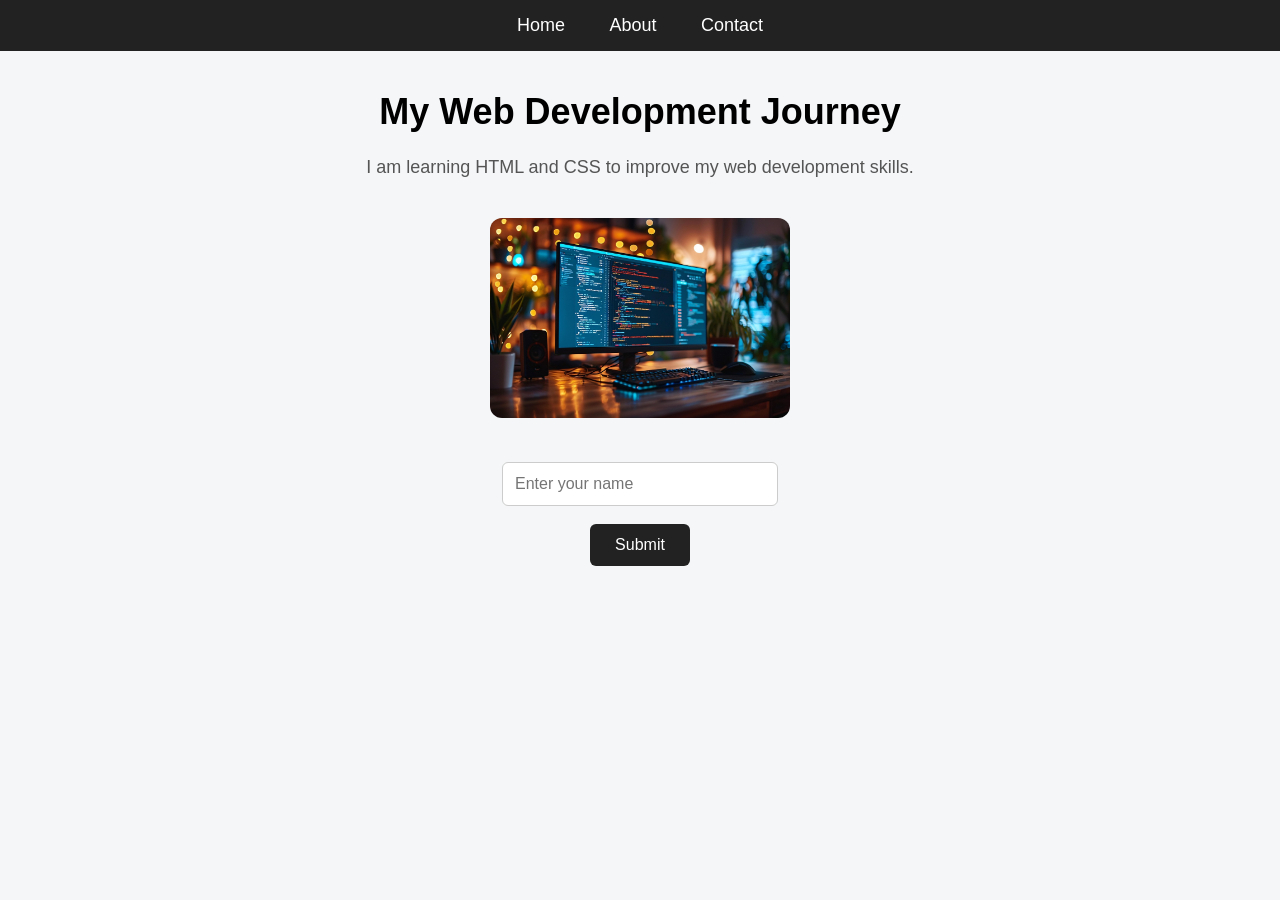
<file: Level-1/task_1/index.html>
<!DOCTYPE html>
<html lang="en">

<head>
    <meta charset="UTF-8">
    <meta name="viewport" content="width=device-width, initial-scale=1.0">

    <title>My Web Development Journey</title>

    <!-- CSS File -->
    <link rel="stylesheet" href="style.css">
</head>

<body>

    <!-- Navigation Menu -->
    <nav>
        <a href="#">Home</a>
        <a href="#">About</a>
        <a href="#">Contact</a>
    </nav>

    <!-- Main Content -->
    <main>

        <!-- Heading -->
        <h1>My Web Development Journey</h1>

        <!-- Paragraph -->
        <p>
            I am learning HTML and CSS to improve my web development skills.
        </p>

        <!-- Image -->
        <img src="image.jpeg" alt="Web Development">

        <!-- Form -->
        <form>
            <input
                type="text"
                name="name"
                placeholder="Enter your name"
                required
            >

            <br><br>

            <button type="submit">Submit</button>
        </form>

    </main>

</body>

</html>
</file>
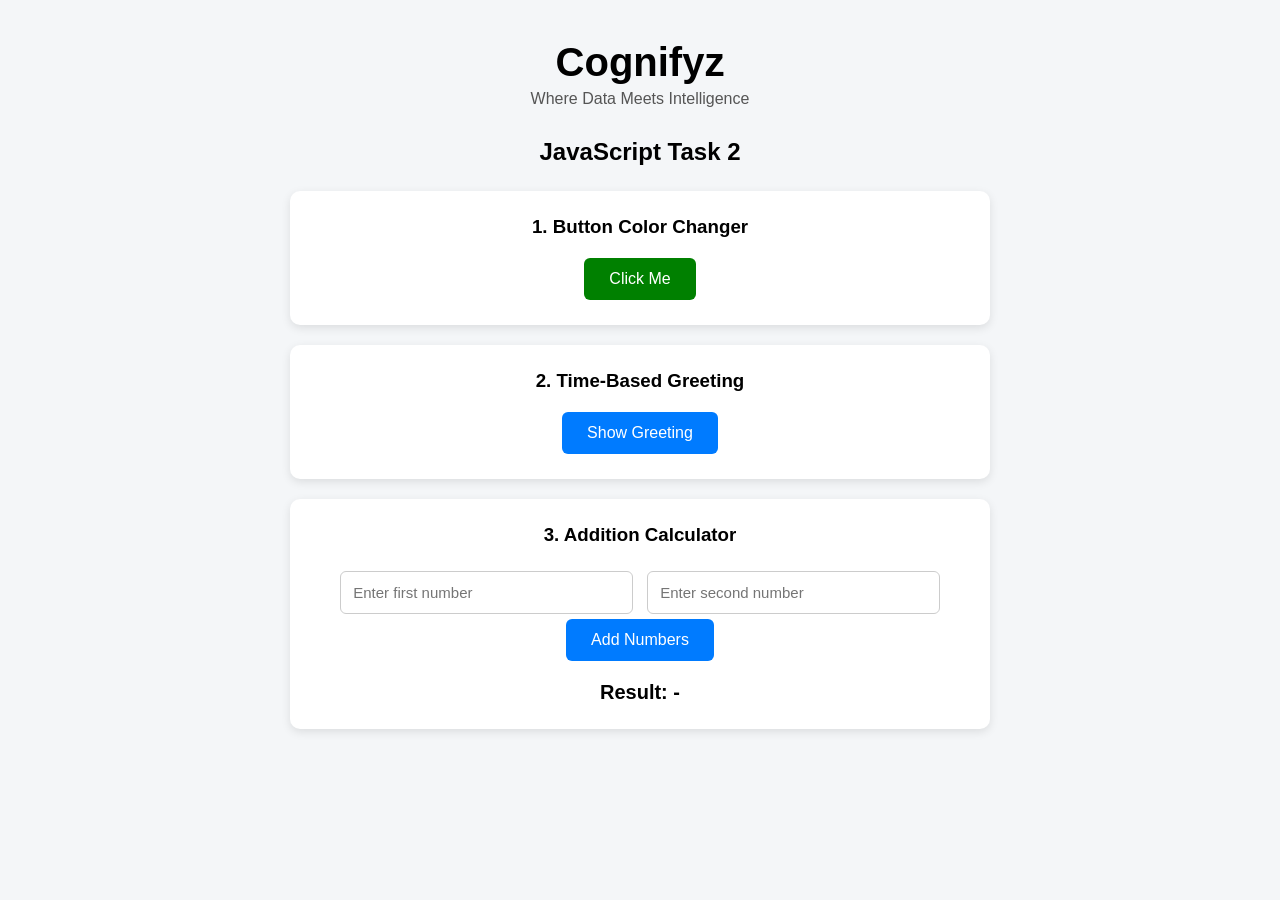
<file: Level-1/task_2/index.html>
<!DOCTYPE html>
<html lang="en">
<head>
    <meta charset="UTF-8">
    <meta name="viewport" content="width=device-width, initial-scale=1.0">

    <title>Cognifyz - JavaScript Task 2</title>

    <link rel="stylesheet" href="style.css">
</head>

<body>

    <div class="container">

        <h1>Cognifyz</h1>
        <p class="subtitle">Where Data Meets Intelligence</p>

        <h2>JavaScript Task 2</h2>

        <!-- Task 1: Button Color Change -->
        <section class="card">
            <h3>1. Button Color Changer</h3>

            <button id="colorButton" onclick="changeColor()">
                Click Me
            </button>
        </section>


        <!-- Task 2: Greeting -->
        <section class="card">
            <h3>2. Time-Based Greeting</h3>

            <button onclick="showGreeting()">
                Show Greeting
            </button>
        </section>


        <!-- Task 3: Calculator -->
        <section class="card">
            <h3>3. Addition Calculator</h3>

            <input
                type="number"
                id="number1"
                placeholder="Enter first number"
            >

            <input
                type="number"
                id="number2"
                placeholder="Enter second number"
            >

            <button onclick="addNumbers()">
                Add Numbers
            </button>

            <p id="result">Result: -</p>
        </section>

    </div>

    <script src="script.js"></script>

</body>
</html>
</file>
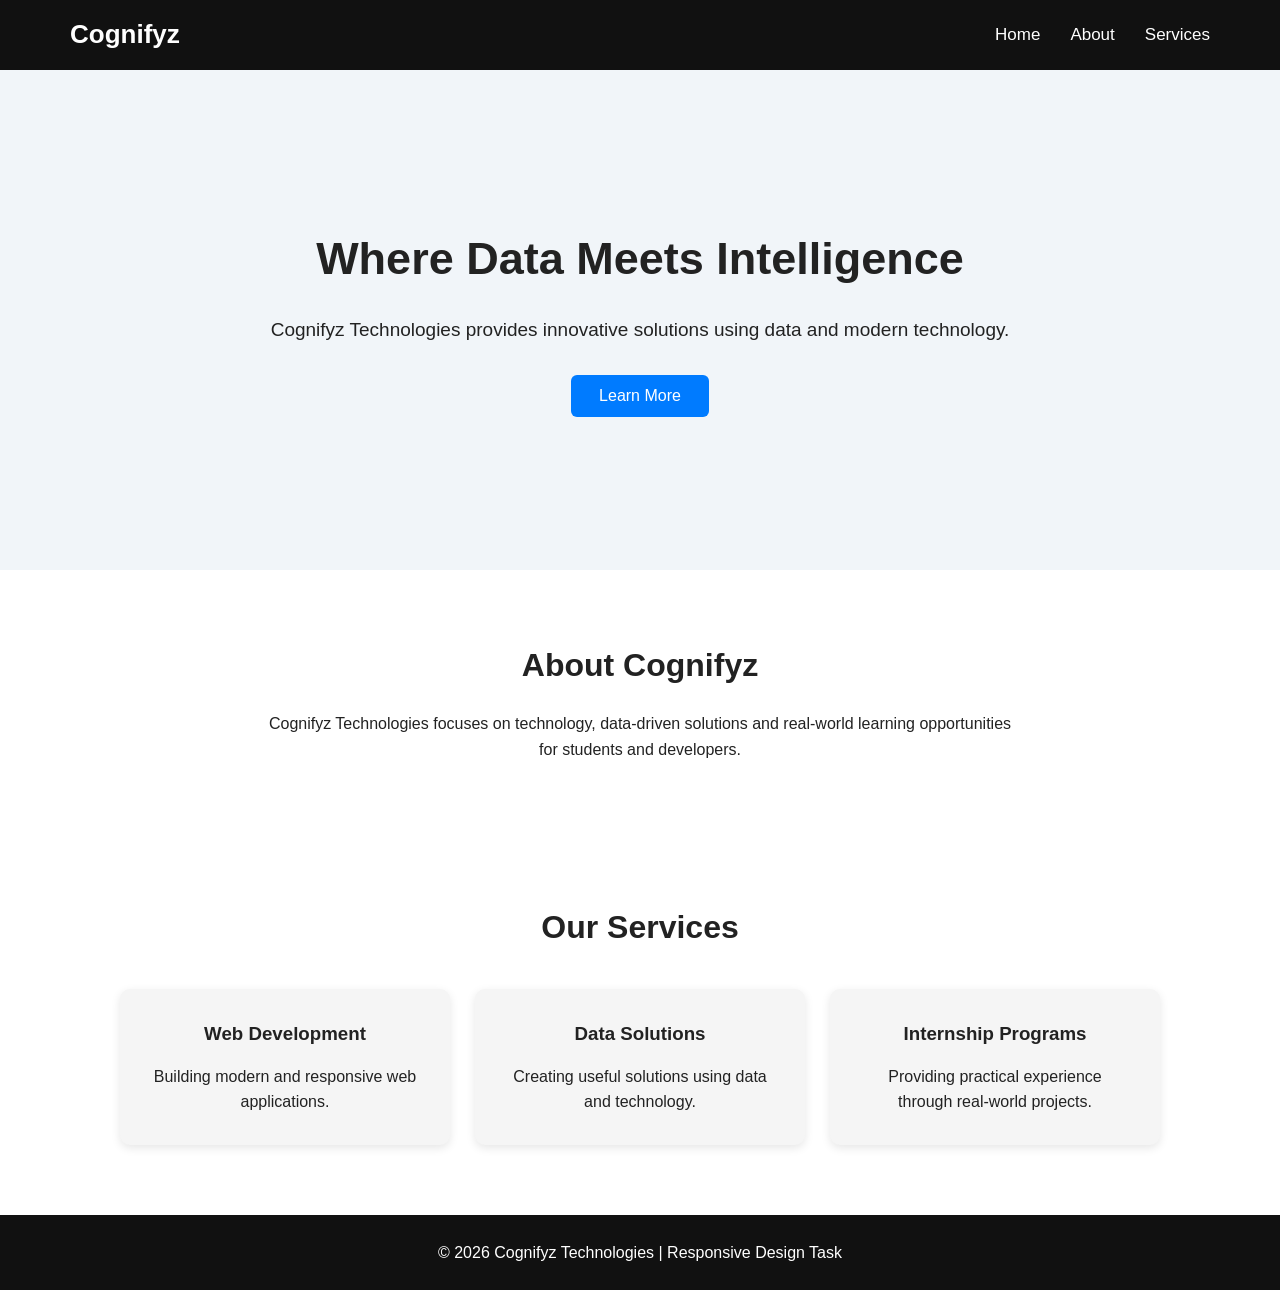
<file: Level-2/task_2/index.html>
<!DOCTYPE html>
<html lang="en">

<head>
    <meta charset="UTF-8">
    <meta name="viewport" content="width=device-width, initial-scale=1.0">

    <title>Cognifyz - Responsive Design</title>

    <link rel="stylesheet" href="style.css">
</head>

<body>

    <!-- Navigation -->
    <header>
        <nav class="navbar">

            <div class="logo">
                Cognifyz
            </div>

            <!-- Hamburger Button -->
            <button class="menu-btn" onclick="toggleMenu()">
                ☰
            </button>

            <!-- Navigation Links -->
            <ul class="nav-links" id="navLinks">
                <li><a href="#home">Home</a></li>
                <li><a href="#about">About</a></li>
                <li><a href="#services">Services</a></li>
            </ul>

        </nav>
    </header>


    <!-- Home Section -->
    <section class="hero" id="home">

        <div class="hero-content">

            <h1>
                Where Data Meets Intelligence
            </h1>

            <p>
                Cognifyz Technologies provides innovative
                solutions using data and modern technology.
            </p>

            <button class="cta-button">
                Learn More
            </button>

        </div>

    </section>


    <!-- About Section -->
    <section class="section" id="about">

        <h2>About Cognifyz</h2>

        <p>
            Cognifyz Technologies focuses on technology,
            data-driven solutions and real-world learning
            opportunities for students and developers.
        </p>

    </section>


    <!-- Services Section -->
    <section class="section services" id="services">

        <h2>Our Services</h2>

        <div class="cards">

            <div class="card">
                <h3>Web Development</h3>
                <p>
                    Building modern and responsive web applications.
                </p>
            </div>

            <div class="card">
                <h3>Data Solutions</h3>
                <p>
                    Creating useful solutions using data and technology.
                </p>
            </div>

            <div class="card">
                <h3>Internship Programs</h3>
                <p>
                    Providing practical experience through real-world projects.
                </p>
            </div>

        </div>

    </section>


    <!-- Footer -->
    <footer>
        <p>
            © 2026 Cognifyz Technologies | Responsive Design Task
        </p>
    </footer>


    <!-- JavaScript for Hamburger Menu -->
    <script>

        function toggleMenu() {

            const navLinks = document.getElementById("navLinks");

            navLinks.classList.toggle("active");

        }

    </script>

</body>

</html>
</file>
<file: Level-1/task_1/style.css>
/* Basic page styling */
body {
    font-family: Arial, sans-serif;
    margin: 0;
    padding: 0;
    text-align: center;
    background-color: #f4f6f8;
}

/* Navigation */
nav {
    background-color: #222;
    padding: 15px;
}

nav a {
    color: white;
    text-decoration: none;
    margin: 0 20px;
    font-size: 18px;
}

nav a:hover {
    color: #00bcd4;
}

/* Main heading */
h1 {
    margin-top: 40px;
    font-size: 36px;
}

/* Paragraph */
p {
    font-size: 18px;
    color: #555;
    margin: 20px;
}

/* Image */
img {
    width: 300px;
    height: 200px;
    object-fit: cover;
    border-radius: 12px;
    margin: 20px;
}

/* Form */
form {
    margin: 20px;
}

input {
    width: 250px;
    padding: 12px;
    border: 1px solid #ccc;
    border-radius: 6px;
    font-size: 16px;
}

/* Submit button */
button {
    padding: 12px 25px;
    border: none;
    border-radius: 6px;
    background-color: #222;
    color: white;
    font-size: 16px;
    cursor: pointer;
}

button:hover {
    background-color: #444;
}
</file>
<file: Level-1/task_2/style.css>
* {
    margin: 0;
    padding: 0;
    box-sizing: border-box;
}

body {
    font-family: Arial, sans-serif;
    background: #f4f6f8;
    min-height: 100vh;
    padding: 40px 20px;
}

.container {
    max-width: 700px;
    margin: auto;
    text-align: center;
}

h1 {
    font-size: 40px;
    margin-bottom: 5px;
}

.subtitle {
    color: #555;
    margin-bottom: 30px;
}

h2 {
    margin-bottom: 25px;
}

.card {
    background: white;
    padding: 25px;
    margin-bottom: 20px;
    border-radius: 10px;
    box-shadow: 0 3px 10px rgba(0, 0, 0, 0.1);
}

.card h3 {
    margin-bottom: 20px;
}

button {
    padding: 12px 25px;
    border: none;
    border-radius: 6px;
    background: #007bff;
    color: white;
    cursor: pointer;
    font-size: 16px;
}

button:hover {
    opacity: 0.85;
}

#colorButton {
    background: green;
}

input {
    width: 45%;
    padding: 12px;
    margin: 5px;
    border: 1px solid #ccc;
    border-radius: 6px;
    font-size: 15px;
}

#result {
    margin-top: 20px;
    font-size: 20px;
    font-weight: bold;
}
</file>
<file: Level-2/task_2/style.css>
/* =========================
   Basic Reset
========================= */

* {
    margin: 0;
    padding: 0;
    box-sizing: border-box;
}

html {
    scroll-behavior: smooth;
}

body {
    font-family: Arial, sans-serif;
    line-height: 1.6;
    color: #222;
}


/* =========================
   Navigation
========================= */

header {
    background-color: #111;
}

.navbar {
    max-width: 1200px;
    margin: auto;

    min-height: 70px;

    display: flex;
    align-items: center;
    justify-content: space-between;

    padding: 0 30px;
}

.logo {
    color: white;
    font-size: 26px;
    font-weight: bold;
}

.nav-links {
    display: flex;
    list-style: none;
    gap: 30px;
}

.nav-links a {
    color: white;
    text-decoration: none;
    font-size: 17px;
}

.nav-links a:hover {
    color: #00aaff;
}


/* Hamburger Button */

.menu-btn {
    display: none;

    background: transparent;
    border: none;

    color: white;
    font-size: 30px;

    cursor: pointer;
}


/* =========================
   Hero Section
========================= */

.hero {
    min-height: 500px;

    display: flex;
    justify-content: center;
    align-items: center;

    text-align: center;

    padding: 40px 20px;

    background: #f1f5f9;
}

.hero-content {
    max-width: 750px;
}

.hero h1 {
    font-size: 45px;
    margin-bottom: 20px;
}

.hero p {
    font-size: 19px;
    margin-bottom: 30px;
}

.cta-button {
    padding: 12px 28px;

    border: none;
    border-radius: 6px;

    background: #007bff;
    color: white;

    font-size: 16px;
    cursor: pointer;
}


/* =========================
   General Sections
========================= */

.section {
    max-width: 1100px;

    margin: auto;

    padding: 70px 30px;

    text-align: center;
}

.section h2 {
    font-size: 32px;
    margin-bottom: 20px;
}

.section p {
    max-width: 750px;
    margin: auto;
}


/* =========================
   Cards
========================= */

.cards {
    display: grid;

    grid-template-columns: repeat(3, 1fr);

    gap: 25px;

    margin-top: 35px;
}

.card {
    padding: 30px;

    border-radius: 10px;

    background: #f5f5f5;

    box-shadow: 0 3px 10px rgba(0, 0, 0, 0.1);
}

.card h3 {
    margin-bottom: 15px;
}


/* =========================
   Footer
========================= */

footer {
    background: #111;

    color: white;

    text-align: center;

    padding: 25px 15px;
}


/* =========================
   Tablet Responsive
========================= */

@media (max-width: 768px) {

    .hero h1 {
        font-size: 36px;
    }

    .cards {
        grid-template-columns: repeat(2, 1fr);
    }

}


/* =========================
   Mobile Responsive
========================= */

@media (max-width: 600px) {

    .navbar {
        position: relative;

        padding: 0 20px;
    }


    /* Show hamburger */

    .menu-btn {
        display: block;
    }


    /* Hide navigation by default */

    .nav-links {
        display: none;

        position: absolute;

        top: 70px;
        left: 0;

        width: 100%;

        background: #111;

        flex-direction: column;

        text-align: center;

        gap: 0;
    }


    /* Show navigation when active */

    .nav-links.active {
        display: flex;
    }

    .nav-links li {
        width: 100%;
    }

    .nav-links a {
        display: block;

        padding: 15px;
    }


    /* Hero */

    .hero {
        min-height: 450px;
    }

    .hero h1 {
        font-size: 30px;
    }

    .hero p {
        font-size: 16px;
    }


    /* Cards */

    .cards {
        grid-template-columns: 1fr;
    }

    .section {
        padding: 50px 20px;
    }

    .section h2 {
        font-size: 28px;
    }

}
</file>
